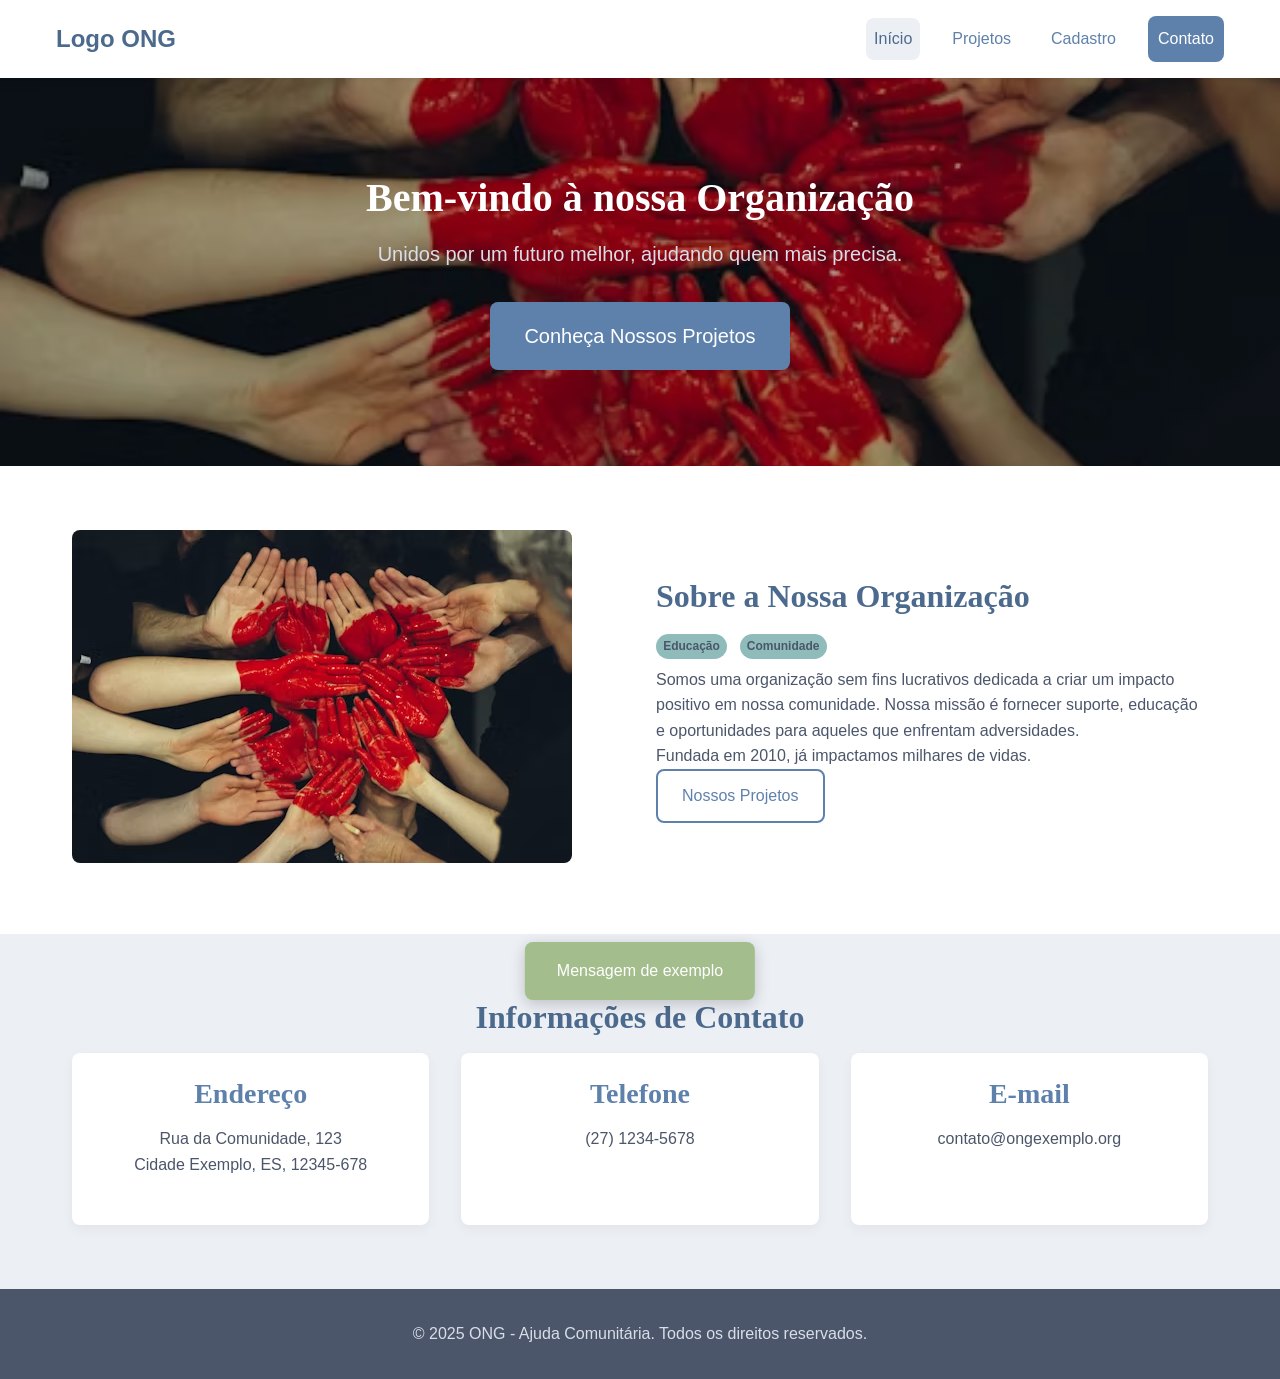
<file: index.html>
<!DOCTYPE html>
<html lang="pt-BR">
<head>
    <meta charset="UTF-8">
    <meta name="viewport" content="width=device-width, initial-scale=1.0">
    <title>ONG - Ajuda Comunitária | Início</title>
    <!-- Link para o novo arquivo CSS -->
    <link rel="stylesheet" href="css/style.css">
</head>
<body>
    <header class="main-header">
        <div class="container">
            <a href="index.html" class="logo">Logo ONG</a>
            
            <!-- Botão do Menu Hambúrguer (visível no mobile) -->
            <button class="hamburger-menu" aria-label="Abrir menu">
                <span></span>
                <span></span>
                <span></span>
            </button>

            <!-- Navegação Sofisticada -->
            <nav class="main-nav">
                <ul class="nav-links">
                    <li><a href="index.html" class="active">Início</a></li>
                    <li class="dropdown">
                        <a href="projetos.html">Projetos</a>
                        <!-- Submenu Dropdown -->
                        <ul class="dropdown-menu">
                            <!-- (ENTREGA III) Caminho corrigido para o SPA -->
                            <li><a href="projetos.html#voluntariado">Voluntariado</a></li>
                            <li><a href="projetos.html#doacoes">Doações</a></li>
                        </ul>
                    </li>
                    <li><a href="cadastro.html">Cadastro</a></li>
                    <!-- (ENTREGA III) Link de âncora corrigido -->
                    <li><a href="#contato" class="btn btn-primary">Contato</a></li>
                </ul>
            </nav>
        </div>
    </header>

    <!-- 
      (ENTREGA III) 
      O 'id="page-content"' é o alvo do nosso SPA. 
      O conteúdo das outras páginas será carregado aqui.
    -->
    <main id="page-content">
        <!-- Seção Hero com sistema de grid customizado -->
        <section class="hero-section text-center">
            <div class="container">
                <div class="row">
                    <!-- Coluna ocupando 10 de 12 espaços, centralizada -->
                    <div class="col-10 col-offset-1">
                        <h1>Bem-vindo à nossa Organização</h1>
                        <p class="lead">Unidos por um futuro melhor, ajudando quem mais precisa.</p>
                        <a href="projetos.html" class="btn btn-primary btn-lg">Conheça Nossos Projetos</a>
                    </div>
                </div>
            </div>
        </section>

        <!-- Seção "Sobre" com grid de 2 colunas -->
        <section id="sobre" class="section-padding">
            <div class="container">
                <div class="row align-items-center">
                    <div class="col-12 col-lg-6">
                        <img src="imagens/organizacao.jpg" 
                             onerror="this.src='https://placehold.co/600x400'" 
                             alt="Equipe da organização em um evento comunitário" class="img-fluid rounded-corners">
                    </div>
                    <!-- (CORRIGIDO) Adicionado o texto que estava faltando -->
                    <div class="col-12 col-lg-6">
                        <h2>Sobre a Nossa Organização</h2>
                        <span class="badge">Educação</span>
                        <span class="badge">Comunidade</span>
                        <p>Somos uma organização sem fins lucrativos dedicada a criar um impacto positivo em nossa comunidade. Nossa missão é fornecer suporte, educação e oportunidades para aqueles que enfrentam adversidades.</p>
                        <p>Fundada em 2010, já impactamos milhares de vidas.</p>
                        <a href="projetos.html" class="btn btn-outline">Nossos Projetos</a>
                    </div>
                </div>
            </div>
        </section>

        <!-- Seção de Contato -->
        <section id="contato" class="section-padding bg-light">
            <div class="container">
                <h2 class="text-center">Informações de Contato</h2>
                <div class="row">
                    <div class="col-12 col-md-6 col-lg-4">
                        <div class="contact-info-item">
                            <h3>Endereço</h3>
                            <p>Rua da Comunidade, 123<br>Cidade Exemplo, ES, 12345-678</p>
                        </div>
                    </div>
                    <div class="col-12 col-md-6 col-lg-4">
                        <div class="contact-info-item">
                            <h3>Telefone</h3>
                            <p>(27) 1234-5678</p>
                        </div>
                    </div>
                    <div class="col-12 col-lg-4">
                        <div class="contact-info-item">
                            <h3>E-mail</h3>
                            <p>contato@ongexemplo.org</p>
                        </div>
                    </div>
                </div>
            </div>
        </section>
    </main>

    <!-- (ENTREGA III) Componente de Toast/Notificação para feedback do formulário -->
    <div id="toast" class="toast">
        <span id="toast-message">Mensagem de exemplo</span>
    </div>

    <footer class="main-footer">
        <div class="container">
            <p>&copy; 2025 ONG - Ajuda Comunitária. Todos os direitos reservados.</p>
        </div>
    </footer>

    <!-- Script de Máscaras e Menu (Atualizado) -->
    <script src="js/main.js"></script>
</body>
</html>
</file>
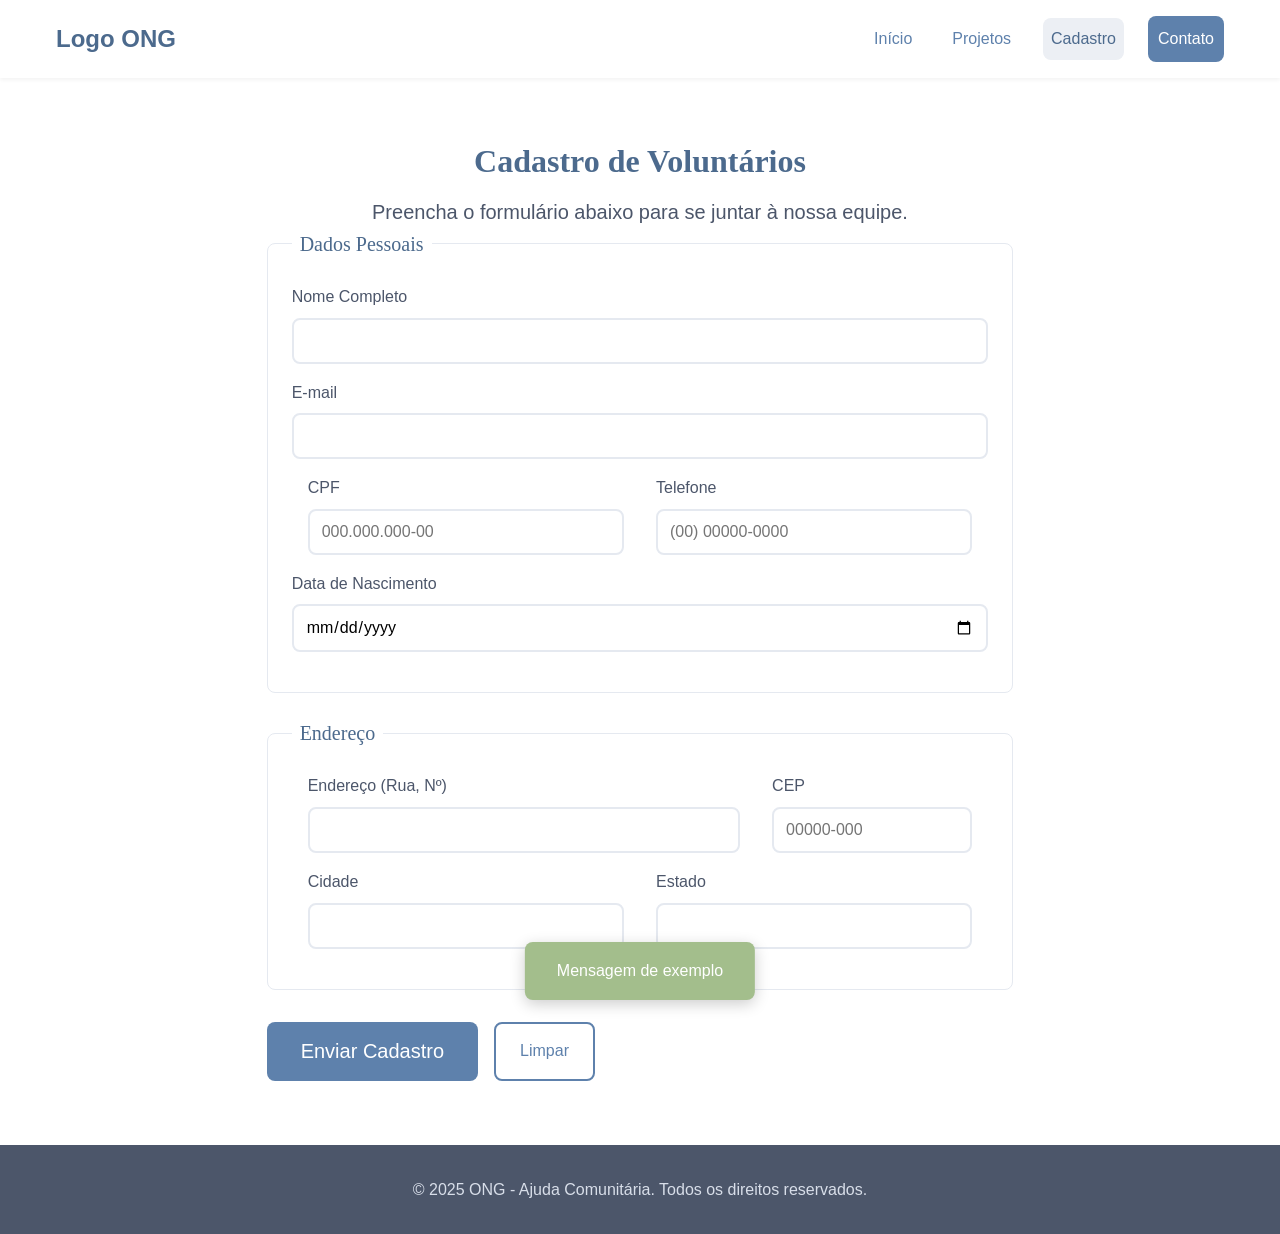
<file: cadastro.html>
<!DOCTYPE html>
<html lang="pt-BR">
<head>
    <meta charset="UTF-8">
    <meta name="viewport" content="width=device-width, initial-scale=1.0">
    <title>ONG - Cadastro de Voluntários</title>
    <!-- Link para o novo arquivo CSS -->
    <link rel="stylesheet" href="css/style.css">
</head>
<body>
    <header class="main-header">
        <div class="container">
            <a href="index.html" class="logo">Logo ONG</a>
            
            <!-- Botão do Menu Hambúrguer -->
            <button class="hamburger-menu" aria-label="Abrir menu">
                <span></span>
                <span></span>
                <span></span>
            </button>

            <!-- Navegação Sofisticada -->
            <nav class="main-nav">
                <ul class="nav-links">
                    <li><a href="index.html">Início</a></li>
                    <li class="dropdown">
                        <a href="projetos.html">Projetos</a>
                        <ul class="dropdown-menu">
                            <!-- (ENTREGA III) Caminho corrigido para o SPA -->
                            <li><a href="projetos.html#voluntariado">Voluntariado</a></li>
                            <li><a href="projetos.html#doacoes">Doações</a></li>
                        </ul>
                    </li>
                    <li><a href="cadastro.html" class="active">Cadastro</a></li>
                    <!-- (ENTREGA III) Link de âncora corrigido -->
                    <li><a href="#contato" class="btn btn-primary">Contato</a></li>
                </ul>
            </nav>
        </div>
    </header>

    <!-- (ENTREGA III) O 'id="page-content"' é o alvo do nosso SPA. -->
    <main id="page-content">
        <section class="section-padding">
            <div class="container">
                <div class="row">
                    <!-- Coluna centralizada para o formulário -->
                    <div class="col-12 col-md-10 col-lg-8 col-offset-md-1 col-offset-lg-2">
                        <h2 class="text-center">Cadastro de Voluntários</h2>
                        <p class="text-center lead">Preencha o formulário abaixo para se juntar à nossa equipe.</p>
                        
                        <!-- 
                          (ENTREGA III) 
                          'novalidate' desativa os popups de erro do navegador
                          para usarmos os nossos.
                        -->
                        <form id="cadastroForm" class="styled-form" novalidate>
                            <fieldset>
                                <legend>Dados Pessoais</legend>
                                
                                <div class="form-group">
                                    <label for="nomeCompleto">Nome Completo</label>
                                    <input type="text" id="nomeCompleto" class="form-control" name="nomeCompleto" required>
                                    <!-- (ENTREGA III) Mensagem de erro -->
                                    <div class="error-message" id="error-nomeCompleto"></div>
                                </div>
                                <div class="form-group">
                                    <label for="email">E-mail</label>
                                    <input type="email" id="email" class="form-control" name="email" required>
                                    <div class="error-message" id="error-email"></div>
                                </div>
                                <div class="row">
                                    <div class="col-12 col-md-6">
                                        <div class="form-group">
                                            <label for="cpf">CPF</label>
                                            <input type="text" id="cpf" class="form-control" name="cpf" placeholder="000.000.000-00" required pattern="\d{3}\.\d{3}\.\d{3}-\d{2}">
                                            <div class="error-message" id="error-cpf"></div>
                                        </div>
                                    </div>
                                    <div class="col-12 col-md-6">
                                        <div class="form-group">
                                            <label for="telefone">Telefone</label>
                                            <input type="tel" id="telefone" class="form-control" name="telefone" placeholder="(00) 00000-0000" required pattern="\(\d{2}\) \d{5}-\d{4}">
                                            <div class="error-message" id="error-telefone"></div>
                                        </div>
                                    </div>
                                </div>
                                <div class="form-group">
                                    <label for="dataNascimento">Data de Nascimento</label>
                                    <input type="date" id="dataNascimento" class="form-control" name="dataNascimento" required>
                                    <div class="error-message" id="error-dataNascimento"></div>
                                </div>
                            </fieldset>

                            <fieldset>
                                <legend>Endereço</legend>
                                <div class="row">
                                    <div class="col-12 col-md-8">
                                        <div class="form-group">
                                            <label for="endereco">Endereço (Rua, Nº)</label>
                                            <input type="text" id="endereco" class="form-control" name="endereco" required>
                                            <div class="error-message" id="error-endereco"></div>
                                        </div>
                                    </div>
                                    <div class="col-12 col-md-4">
                                        <div class="form-group">
                                            <label for="cep">CEP</label>
                                            <input type="text" id="cep" class="form-control" name="cep" placeholder="00000-000" required pattern="\d{5}-\d{3}">
                                            <div class="error-message" id="error-cep"></div>
                                        </div>
                                    </div>
                                </div>
                                <div class="row">
                                    <div class="col-12 col-md-6">
                                        <div class="form-group">
                                            <label for="cidade">Cidade</label>
                                            <input type="text" id="cidade" class="form-control" name="cidade" required>
                                            <div class="error-message" id="error-cidade"></div>
                                        </div>
                                    </div>
                                    <div class="col-12 col-md-6">
                                        <div class="form-group">
                                            <label for="estado">Estado</label>
                                            <input type="text" id="estado" class="form-control" name="estado" required>
                                            <div class="error-message" id="error-estado"></div>
                                        </div>
                                    </div>
                                </div>
                            </fieldset>
                            
                            <div class="form-actions">
                                <button type="submit" class="btn btn-primary btn-lg">Enviar Cadastro</button>
                                <button type="reset" class="btn btn-outline">Limpar</button>
                            </div>
                        </form>
                    </div>
                </div>
            </div>
        </section>
    </main>

    <!-- (ENTREGA III) Componente de Toast/Notificação para feedback do formulário -->
    <div id="toast" class="toast">
        <span id="toast-message">Mensagem de exemplo</span>
    </div>

    <footer class="main-footer">
        <div class="container">
            <p>&copy; 2025 ONG - Ajuda Comunitária. Todos os direitos reservados.</p>
        </div>
    </footer>

    <!-- Script de Máscaras e Menu (Atualizado) -->
    <script src="js/main.js"></script>
</body>
</html>
</file>
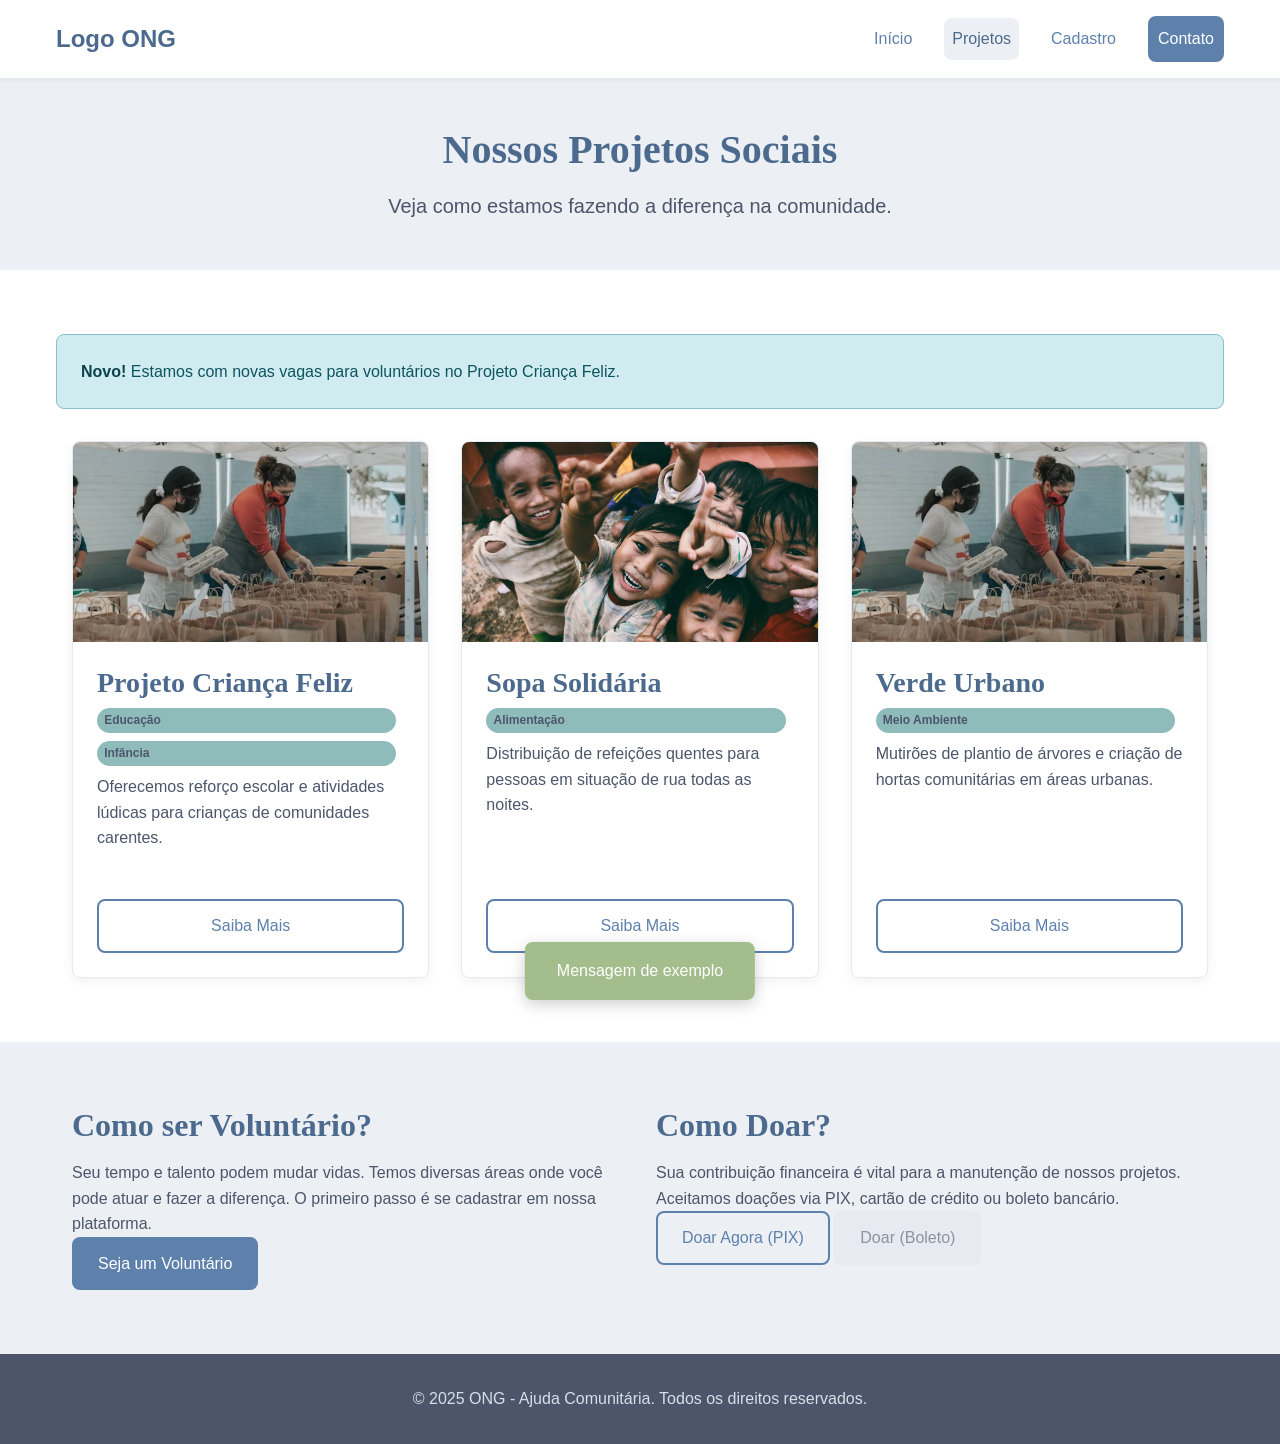
<file: projetos.html>
<!DOCTYPE html>
<html lang="pt-BR">
<head>
    <meta charset="UTF-8">
    <meta name="viewport" content="width=device-width, initial-scale=1.0">
    <title>ONG - Nossos Projetos</title>
    <!-- Link para o novo arquivo CSS -->
    <link rel="stylesheet" href="css/style.css">
</head>
<body>
    <header class="main-header">
        <div class="container">
            <a href="index.html" class="logo">Logo ONG</a>
            
            <!-- Botão do Menu Hambúrguer -->
            <button class="hamburger-menu" aria-label="Abrir menu">
                <span></span>
                <span></span>
                <span></span>
            </button>

            <!-- Navegação Sofisticada -->
            <nav class="main-nav">
                <ul class="nav-links">
                    <li><a href="index.html">Início</a></li>
                    <li class="dropdown">
                        <a href="projetos.html" class="active">Projetos</a>
                        <ul class="dropdown-menu">
                            <!-- (ENTREGA III) Caminho corrigido para o SPA -->
                            <li><a href="projetos.html#voluntariado">Voluntariado</a></li>
                            <li><a href="projetos.html#doacoes">Doações</a></li>
                        </ul>
                    </li>
                    <li><a href="cadastro.html">Cadastro</a></li>
                    <!-- (ENTREGA III) Link de âncora corrigido -->
                    <li><a href="#contato" class="btn btn-primary">Contato</a></li>
                </ul>
            </nav>
        </div>
    </header>

    <!-- (ENTREGA III) O 'id="page-content"' é o alvo do nosso SPA. -->
    <main id="page-content">
        <!-- Seção de Título -->
        <section class="page-title-section text-center">
            <div class="container">
                <div class="row">
                    <div class="col-12">
                        <h1>Nossos Projetos Sociais</h1>
                        <p class="lead">Veja como estamos fazendo a diferença na comunidade.</p>
                    </div>
                </div>
            </div>
        </section>

        <!-- Seção de Cards de Projetos -->
        <section id="projetos" class="section-padding">
            <div class="container">
                <!-- Exemplo de Alerta -->
                <div class="alert alert-info">
                    <strong>Novo!</strong> Estamos com novas vagas para voluntários no Projeto Criança Feliz.
                </div>

                <!-- 
                  Sistema de Cards Responsivos:
                  - Mobile: 1 coluna (col-12)
                  - Tablet: 2 colunas (col-md-6)
                  - Desktop: 3 colunas (col-lg-4)
                -->
                <div class="row">
                    <!-- Card 1 -->
                    <div class="col-12 col-md-6 col-lg-4">
                        <!-- Componente de Card -->
                        <article class="card">
                            <img src="imagens/voluntarios.jpg" 
                                 onerror="this.src='https://placehold.co/600x400'" 
                                 alt="Crianças sorrindo em uma sala de aula" class="card-img-top">
                            <div class="card-body">
                                <h3 class="card-title">Projeto Criança Feliz</h3>
                                <!-- Badges/Tags para categorização -->
                                <span class="badge badge-secondary">Educação</span>
                                <span class="badge badge-secondary">Infância</span>
                                <p class="card-text">Oferecemos reforço escolar e atividades lúdicas para crianças de comunidades carentes.</p>
                                <a href="projetos.html" class="btn btn-outline">Saiba Mais</a>
                            </div>
                        </article>
                    </div>

                    <!-- Card 2 -->
                    <div class="col-12 col-md-6 col-lg-4">
                        <article class="card">
                            <img src="imagens/junte-se.jpg" 
                                 onerror="this.src='https://placehold.co/600x400'" 
                                 alt="Voluntários distribuindo alimentos" class="card-img-top">
                            <div class="card-body">
                                <h3 class="card-title">Sopa Solidária</h3>
                                <span class="badge badge-secondary">Alimentação</span>
                                <p class="card-text">Distribuição de refeições quentes para pessoas em situação de rua todas as noites.</p>
                                <a href="projetos.html" class="btn btn-outline">Saiba Mais</a>
                            </div>
                        </article>
                    </div>

                    <!-- Card 3 -->
                    <div class="col-12 col-md-6 col-lg-4">
                        <article class="card">
                            <img src="imagens/voluntarios.jpg" 
                                 onerror="this.src='https://placehold.co/600x400'" 
                                 alt="Pessoas plantando árvores em um parque" class="card-img-top">
                            <div class="card-body">
                                <h3 class="card-title">Verde Urbano</h3>
                                <span class="badge badge-secondary">Meio Ambiente</span>
                                <p class="card-text">Mutirões de plantio de árvores e criação de hortas comunitárias em áreas urbanas.</p>
                                <a href="projetos.html" class="btn btn-outline">Saiba Mais</a>
                            </div>
                        </article>
                    </div>
                </div>
            </div>
        </section>

        <!-- Seção de Voluntariado e Doações (usando Flexbox) -->
        <section id="voluntariado" class="section-padding bg-light">
            <div class="container">
                <div class="row">
                    <!-- Seção de Voluntariado -->
                    <div class="col-12 col-lg-6">
                        <h2>Como ser Voluntário?</h2>
                        <p>Seu tempo e talento podem mudar vidas. Temos diversas áreas onde você pode atuar e fazer a diferença. O primeiro passo é se cadastrar em nossa plataforma.</p>
                        <a href="cadastro.html" class="btn btn-primary">Seja um Voluntário</a>
                    </div>
                    <!-- Seção de Doações -->
                    <div class="col-12 col-lg-6" id="doacoes">
                        <h2>Como Doar?</h2>
                        <p>Sua contribuição financeira é vital para a manutenção de nossos projetos. Aceitamos doações via PIX, cartão de crédito ou boleto bancário.</p>
                        <!-- Botão com estado :disabled (exemplo) -->
                        <a href="#" class="btn btn-outline">Doar Agora (PIX)</a>
                        <a href="#" class="btn btn-outline" disabled>Doar (Boleto)</a>
                    </div>
                </div>
            </div>
        </section>
    </main>

    <!-- (ENTREGA III) Componente de Toast/Notificação para feedback do formulário -->
    <div id="toast" class="toast">
        <span id="toast-message">Mensagem de exemplo</span>
    </div>

    <footer class="main-footer" id="contato">
        <div class="container">
            <p>&copy; 2025 ONG - Ajuda Comunitária. Todos os direitos reservados.</p>
        </div>
    </footer>

    <!-- Script de Máscaras e Menu (Atualizado) -->
    <script src="js/main.js"></script>
</body>
</html>
</file>
<file: css/style.css>
/* --- 0. Root / Variáveis CSS --- */
/* Definimos cores, fontes e espaçamentos aqui para reutilização */
:root {
    --color-primary: #5E81AC; /* Azul */
    --color-primary-dark: #4C6A8D;
    --color-secondary: #8FBCBB; /* Verde Água */
    --color-text: #4C566A; /* Cinza Escuro */
    --color-text-light: #D8DEE9; /* Cinza Claro */
    --color-bg: #FFFFFF;
    --color-bg-light: #ECEFF4; /* Cinza de Fundo */
    --color-border: #E5E9F0;
    --color-success: #A3BE8C; /* Verde */
    --color-danger: #BF616A; /* Vermelho */
    --color-info: #88C0D0; /* Azul Claro */

    --font-family-base: 'Inter', -apple-system, BlinkMacSystemFont, "Segoe UI", Roboto, "Helvetica Neue", Arial, sans-serif;
    --font-family-heading: 'Roboto Slab', serif; /* Exemplo de outra fonte para títulos */

    --spacing-base: 1rem; /* 16px */
    --border-radius: 8px;
    --box-shadow: 0 4px 12px rgba(0,0,0,0.05);
}

/* --- 1. Base, Reset e Helpers --- */
*,
*::before,
*::after {
    box-sizing: border-box;
    margin: 0;
    padding: 0;
}

html {
    /* (ENTREGA III) Habilita a rolagem suave para âncoras */
    scroll-behavior: smooth;
}

body {
    font-family: var(--font-family-base);
    color: var(--color-text);
    background-color: var(--color-bg);
    line-height: 1.6;
    
    /* REQUISITO: Implementar leiaute principal usando CSS grid
      Isso força o footer a ficar no final, mesmo em páginas com pouco conteúdo.
    */
    display: grid;
    grid-template-rows: auto 1fr auto; /* Header, Main (flexível), Footer */
    min-height: 100vh;
}

a {
    color: var(--color-primary);
    text-decoration: none;
    transition: color 0.3s ease;
}

a:hover {
    color: var(--color-primary-dark);
    text-decoration: underline;
}

img {
    max-width: 100%;
    height: auto;
}

/* Classes utilitárias (Helpers) */
.img-fluid {
    max-width: 100%;
    height: auto;
}
.rounded-corners {
    border-radius: var(--border-radius);
}
.text-center {
    text-align: center;
}
.lead {
    font-size: 1.25rem;
    font-weight: 300;
}
.bg-light {
    background-color: var(--color-bg-light);
}
.section-padding {
    padding: calc(var(--spacing-base) * 4) 0;
}
.align-items-center {
    align-items: center;
}

/* --- 2. Tipografia --- */
h1, h2, h3, h4, h5, h6 {
    font-family: var(--font-family-heading);
    color: var(--color-primary-dark);
    margin-bottom: var(--spacing-base);
    line-height: 1.2;
}
h1 { font-size: 2.5rem; }
h2 { font-size: 2rem; }
h3 { font-size: 1.75rem; }

/* --- 3. Layout: Grid Customizado (12 Colunas) e Container --- */
/* REQUISITO: Desenvolver sistema de grid customizado (12 colunas) */

.container {
    width: 100%;
    max-width: 1200px;
    margin-left: auto;
    margin-right: auto;
    padding-left: var(--spacing-base);
    padding-right: var(--spacing-base);
}

.row {
    /* REQUISITO: Utilizar flexbox para componentes internos */
    display: flex;
    flex-wrap: wrap;
    margin-left: -var(--spacing-base);
    margin-right: -var(--spacing-base);
}

/* Define todas as colunas para ter espaçamento */
[class*="col-"] {
    width: 100%;
    padding-left: var(--spacing-base);
    padding-right: var(--spacing-base);
}

/* Gera as 12 colunas (mobile-first, padrão é 12) */
.col-1 { width: calc(100% / 12 * 1); }
.col-2 { width: calc(100% / 12 * 2); }
.col-3 { width: calc(100% / 12 * 3); }
.col-4 { width: calc(100% / 12 * 4); }
.col-5 { width: calc(100% / 12 * 5); }
.col-6 { width: calc(100% / 12 * 6); }
.col-7 { width: calc(100% / 12 * 7); }
.col-8 { width: calc(100% / 12 * 8); }
.col-9 { width: calc(100% / 12 * 9); }
.col-10 { width: calc(100% / 12 * 10); }
.col-11 { width: calc(100% / 12 * 11); }
.col-12 { width: 100%; }

/* Offsets */
.col-offset-1 { margin-left: calc(100% / 12 * 1); }
.col-offset-2 { margin-left: calc(100% / 12 * 2); }


/* --- 4. Breakpoints Responsivos (5 Pontos) --- */
/* REQUISITO: Criar no mínimo 5 breakpoints responsivos */

/* Breakpoint 1: sm (Small) - 576px */
@media (min-width: 576px) {
    /* Gera classes .col-sm-* */
    .col-sm-1 { width: calc(100% / 12 * 1); }
    .col-sm-2 { width: calc(100% / 12 * 2); }
    .col-sm-3 { width: calc(100% / 12 * 3); }
    .col-sm-4 { width: calc(100% / 12 * 4); }
    .col-sm-5 { width: calc(100% / 12 * 5); }
    .col-sm-6 { width: calc(100% / 12 * 6); }
    .col-sm-7 { width: calc(100% / 12 * 7); }
    .col-sm-8 { width: calc(100% / 12 * 8); }
    .col-sm-9 { width: calc(100% / 12 * 9); }
    .col-sm-10 { width: calc(100% / 12 * 10); }
    .col-sm-11 { width: calc(100% / 12 * 11); }
    .col-sm-12 { width: 100%; }
}

/* Breakpoint 2: md (Medium) - 768px */
@media (min-width: 768px) {
    /* Gera classes .col-md-* */
    .col-md-1 { width: calc(100% / 12 * 1); }
    .col-md-2 { width: calc(100% / 12 * 2); }
    .col-md-3 { width: calc(100% / 12 * 3); }
    .col-md-4 { width: calc(100% / 12 * 4); }
    .col-md-5 { width: calc(100% / 12 * 5); }
    .col-md-6 { width: calc(100% / 12 * 6); }
    .col-md-7 { width: calc(100% / 12 * 7); }
    .col-md-8 { width: calc(100% / 12 * 8); }
    .col-md-9 { width: calc(100% / 12 * 9); }
    .col-md-10 { width: calc(100% / 12 * 10); }
    .col-md-11 { width: calc(100% / 12 * 11); }
    .col-md-12 { width: 100%; }
    .col-offset-md-1 { margin-left: calc(100% / 12 * 1); }
}

/* Breakpoint 3: lg (Large) - 992px */
@media (min-width: 992px) {
    /* Gera classes .col-lg-* */
    .col-lg-1 { width: calc(100% / 12 * 1); }
    .col-lg-2 { width: calc(100% / 12 * 2); }
    .col-lg-3 { width: calc(100% / 12 * 3); }
    .col-lg-4 { width: calc(100% / 12 * 4); }
    .col-lg-5 { width: calc(100% / 12 * 5); }
    .col-lg-6 { width: calc(100% / 12 * 6); }
    .col-lg-7 { width: calc(100% / 12 * 7); }
    .col-lg-8 { width: calc(100% / 12 * 8); }
    .col-lg-9 { width: calc(100% / 12 * 9); }
    .col-lg-10 { width: calc(100% / 12 * 10); }
    .col-lg-11 { width: calc(100% / 12 * 11); }
    .col-lg-12 { width: 100%; }
    .col-offset-lg-2 { margin-left: calc(100% / 12 * 2); }
}

/* Breakpoint 4: xl (Extra Large) - 1200px */
@media (min-width: 1200px) {
    /* (Classes .col-xl-* podem ser adicionadas aqui se necessário) */
}

/* Breakpoint 5: xxl (Extra Extra Large) - 1400px */
@media (min-width: 1400px) {
    /* (Classes .col-xxl-* podem ser adicionadas aqui se necessário) */
}


/* --- 5. Componentes: Header e Navegação --- */
/* REQUISITO: Navegação Sofisticada e Menu Hambúrguer */

.main-header {
    background-color: var(--color-bg);
    padding: var(--spacing-base) 0;
    box-shadow: 0 2px 4px rgba(0,0,0,0.05);
    position: sticky;
    top: 0;
    z-index: 100;
}
.main-header .container {
    display: flex;
    justify-content: space-between;
    align-items: center;
}

.logo {
    font-size: 1.5rem;
    font-weight: bold;
    color: var(--color-primary-dark);
    text-decoration: none;
}
.logo:hover {
    text-decoration: none;
}

.nav-links {
    display: flex;
    list-style: none;
    align-items: center;
}
.nav-links li {
    position: relative; /* Para o dropdown */
    margin-left: calc(var(--spacing-base) * 1.5);
}
.nav-links a {
    text-decoration: none;
    font-weight: 500;
    padding: 0.5rem;
    border-radius: var(--border-radius);
    display: block;
}
.nav-links a.active,
.nav-links a:hover {
    background-color: var(--color-bg-light);
    color: var(--color-primary-dark);
    text-decoration: none;
}
.nav-links .btn { /* Estilo para o botão "Contato" no menu */
    text-decoration: none;
}

/* Menu Dropdown */
.dropdown-menu {
    display: none; /* Escondido por padrão */
    position: absolute;
    top: 100%;
    left: 0;
    background-color: var(--color-bg);
    box-shadow: var(--box-shadow);
    border-radius: var(--border-radius);
    padding: 0.5rem 0;
    list-style: none;
    min-width: 180px;
    z-index: 1000;
}
.dropdown:hover .dropdown-menu {
    display: block; /* Aparece no hover */
}
.dropdown-menu li {
    margin: 0;
}
.dropdown-menu a {
    display: block;
    padding: 0.5rem 1rem;
    width: 100%;
}

/* Menu Hambúrguer (Mobile) */
.hamburger-menu {
    display: none; /* Escondido no desktop */
    background: none;
    border: none;
    cursor: pointer;
    padding: 0.5rem;
}
.hamburger-menu span {
    display: block;
    width: 25px;
    height: 3px;
    background-color: var(--color-primary-dark);
    margin: 5px 0;
    transition: all 0.3s ease;
}

/* Footer */
.main-footer {
    background-color: var(--color-text);
    color: var(--color-text-light);
    padding: calc(var(--spacing-base) * 2) 0;
    text-align: center;
}

/* Estilos de Seção (Hero, Título da Página) */
.hero-section {
    background-color: var(--color-primary);
    color: white;
    padding: calc(var(--spacing-base) * 6) 0;
    /* (CORRIGIDO) Caminho relativo para a imagem de fundo */
    background-image: linear-gradient(rgba(0,0,0,0.3), rgba(0,0,0,0.3)), url('../imagens/organizacao.jpg');
    background-size: cover;
    background-position: center;
}
.hero-section h1 {
    color: white;
}
.hero-section .lead {
    color: var(--color-text-light);
    margin-bottom: calc(var(--spacing-base) * 2);
}

.page-title-section {
    padding: calc(var(--spacing-base) * 3) 0;
    background-color: var(--color-bg-light);
}

.contact-info-item {
    background: var(--color-bg);
    padding: 1.5rem;
    border-radius: var(--border-radius);
    box-shadow: var(--box-shadow);
    text-align: center;
    margin-bottom: 1.5rem;
    height: 100%;
}
.contact-info-item h3 {
    color: var(--color-primary);
}


/* --- 6. Componentes: Botões --- */
/* REQUISITO: Botões com estados visuais (hover, focus, active, disabled) */

.btn {
    display: inline-block;
    font-weight: 500;
    text-align: center;
    vertical-align: middle;
    cursor: pointer;
    border: 2px solid transparent;
    padding: 0.75rem 1.5rem;
    font-size: 1rem;
    border-radius: var(--border-radius);
    transition: all 0.3s ease;
    text-decoration: none;
}

/* Botão Primário */
.btn-primary {
    background-color: var(--color-primary);
    color: white;
}
/* :hover */
.btn-primary:hover {
    background-color: var(--color-primary-dark);
    color: white;
    text-decoration: none;
}
/* :focus (para acessibilidade) */
.btn-primary:focus {
    box-shadow: 0 0 0 3px rgba(94, 129, 172, 0.5);
    outline: none;
}
/* :active (clicado) */
.btn-primary:active {
    transform: translateY(1px);
}

/* Botão Outline */
.btn-outline {
    background-color: transparent;
    color: var(--color-primary);
    border-color: var(--color-primary);
}
.btn-outline:hover {
    background-color: var(--color-primary);
    color: white;
    text-decoration: none;
}

/* Tamanhos de Botão */
.btn-lg {
    padding: 1rem 2rem;
    font-size: 1.25rem;
}

/* :disabled */
.btn:disabled,
.btn[disabled] {
    background-color: var(--color-border);
    border-color: var(--color-border);
    color: var(--color-text);
    opacity: 0.6;
    cursor: not-allowed;
    transform: none;
}


/* --- 7. Componentes: Cards --- */
/* REQUISITO: Desenvolver sistema de cards responsivos para projetos */

.card {
    background-color: var(--color-bg);
    border: 1px solid var(--color-border);
    border-radius: var(--border-radius);
    box-shadow: var(--box-shadow);
    margin-bottom: calc(var(--spacing-base) * 2);
    overflow: hidden; /* Garante que a imagem arredondada funcione */
    
    /* Usando Flexbox para layout interno do card */
    display: flex;
    flex-direction: column;
    height: 100%; /* Para alinhar cards na mesma linha */
}
.card-img-top {
    width: 100%;
    height: 200px;
    object-fit: cover;
}
.card-body {
    padding: calc(var(--spacing-base) * 1.5);
    display: flex;
    flex-direction: column;
    flex-grow: 1; /* Faz o body crescer para preencher o espaço */
}
.card-title {
    margin-bottom: calc(var(--spacing-base) * 0.5);
}
.card-text {
    flex-grow: 1; /* Empurra o botão para baixo */
    margin-bottom: var(--spacing-base);
}
.card-body .btn {
    margin-top: auto; /* Alinha o botão no final do card */
}

/* --- 8. Componentes: Formulários --- */
/* REQUISITO: Implementar formulários estilizados com validação visual */

.styled-form fieldset {
    border: 1px solid var(--color-border);
    padding: calc(var(--spacing-base) * 1.5);
    border-radius: var(--border-radius);
    margin-bottom: calc(var(--spacing-base) * 1.5);
}
.styled-form legend {
    font-family: var(--font-family-heading);
    font-size: 1.25rem;
    padding: 0 0.5rem;
    color: var(--color-primary-dark);
}

.form-group {
    margin-bottom: var(--spacing-base);
}
.form-group label {
    display: block;
    font-weight: 500;
    margin-bottom: 0.5rem;
}
.form-control {
    display: block;
    width: 100%;
    padding: 0.75rem;
    font-size: 1rem;
    font-family: var(--font-family-base);
    border: 2px solid var(--color-border);
    border-radius: var(--border-radius);
    transition: border-color 0.3s ease, box-shadow 0.3s ease;
}
.form-control:focus {
    outline: none;
    border-color: var(--color-primary);
    box-shadow: 0 0 0 3px rgba(94, 129, 172, 0.3);
}

/* Validação Nativa (usada ANTES da Entrega III) */
/*
.form-control:valid:not(:placeholder-shown) {
    border-color: var(--color-success);
}
.form-control:invalid:not(:placeholder-shown):not(:focus) {
    border-color: var(--color-danger);
}
*/

/* (ENTREGA III) Estilos das Mensagens de Erro do Formulário */
.error-message {
    color: var(--color-danger);
    font-size: 0.875rem; /* 14px */
    margin-top: 0.25rem;
    display: none; /* Começa escondido */
}
/* Estilo para quando o JS adicionar a classe 'is-invalid' */
.form-control.is-invalid {
    border-color: var(--color-danger);
}
.form-control.is-invalid + .error-message {
    display: block;
}
.form-control.is-valid {
    border-color: var(--color-success);
}

.form-actions {
    margin-top: calc(var(--spacing-base) * 2);
    display: flex;
    gap: var(--spacing-base);
}

/* --- 9. Componentes: Badges & Feedback --- */
/* REQUISITO: Sistema de badges e componentes de feedback (alerts) */

.badge {
    display: inline-block;
    padding: 0.25em 0.6em;
    font-size: 0.75rem;
    font-weight: 700;
    border-radius: 20px;
    background-color: var(--color-secondary);
    color: var(--color-text);
    margin-right: 0.5rem;
    margin-bottom: 0.5rem;
}
.badge-primary {
    background-color: var(--color-primary);
    color: white;
}

/* Alertas */
.alert {
    padding: 1.5rem;
    border: 1px solid transparent;
    border-radius: var(--border-radius);
    margin-bottom: calc(var(--spacing-base) * 2);
}
.alert-info {
    color: #0c5460;
    background-color: #d1ecf1;
    border-color: var(--color-info);
}
.alert-info strong {
    color: #0a434d;
}

/* (ENTREGA III) Componente de Toast (Notificação) */
.toast {
    position: fixed;
    bottom: -100px; /* Começa fora da tela */
    left: 50%;
    transform: translateX(-50%);
    background-color: var(--color-success);
    color: white;
    padding: 1rem 2rem;
    border-radius: var(--border-radius);
    box-shadow: 0 4px 15px rgba(0,0,0,0.2);
    transition: bottom 0.5s ease-in-out;
    z-index: 2000;
    font-weight: 500;
}
.toast.show {
    bottom: 30px; /* Posição final */
}
.toast.danger {
    background-color: var(--color-danger);
}

/* (ENTREGA III) Animação de Fade-in/out para o SPA */
#page-content {
    animation: fadeIn 0.5s ease;
}
@keyframes fadeIn {
    from { opacity: 0; }
    to { opacity: 1; }
}
/* Classe de loading para o SPA */
body.loading #page-content {
    opacity: 0.5;
    transition: opacity 0.3s ease;
}


/* --- Responsividade da Navegação (Mobile) --- */
/* Este é o último breakpoint, aplicado à navegação */

@media (max-width: 991px) { /* Ponto de quebra antes do breakpoint 'lg' */
    
    .hamburger-menu {
        display: block; /* Mostra o botão hambúrguer */
    }

    .main-nav {
        /* Esconde o menu de links */
        position: absolute;
        top: 100%;
        left: 0;
        width: 100%;
        background-color: var(--color-bg);
        box-shadow: var(--box-shadow);
        
        /* Controla o "abrir/fechar" */
        max-height: 0;
        overflow: hidden;
        transition: max-height 0.4s ease-out;
    }
    
    /* Classe .active adicionada via JS */
    .main-nav.active {
        max-height: 500px; /* Altura suficiente para os links */
    }

    .nav-links {
        flex-direction: column;
        align-items: flex-start;
        padding: var(--spacing-base);
    }
    .nav-links li {
        margin: 0;
        width: 100%;
    }
    .nav-links a {
        display: block;
        padding: 1rem;
        width: 100%;
    }
    
    /* Dropdown no mobile */
    .dropdown-menu {
        position: static;
        display: block; /* Sempre visível quando o pai está */
        background: none;
        box-shadow: none;
        border-radius: 0;
        padding-left: var(--spacing-base); /* Indentação */
        max-height: 0;
        overflow: hidden;
        transition: max-height 0.3s ease;
    }
    /* Mostra o dropdown quando o pai (li.dropdown) é clicado/hover */
    .dropdown:hover .dropdown-menu {
        max-height: 200px; /* Mostra o submenu */
    }
}
</file>
